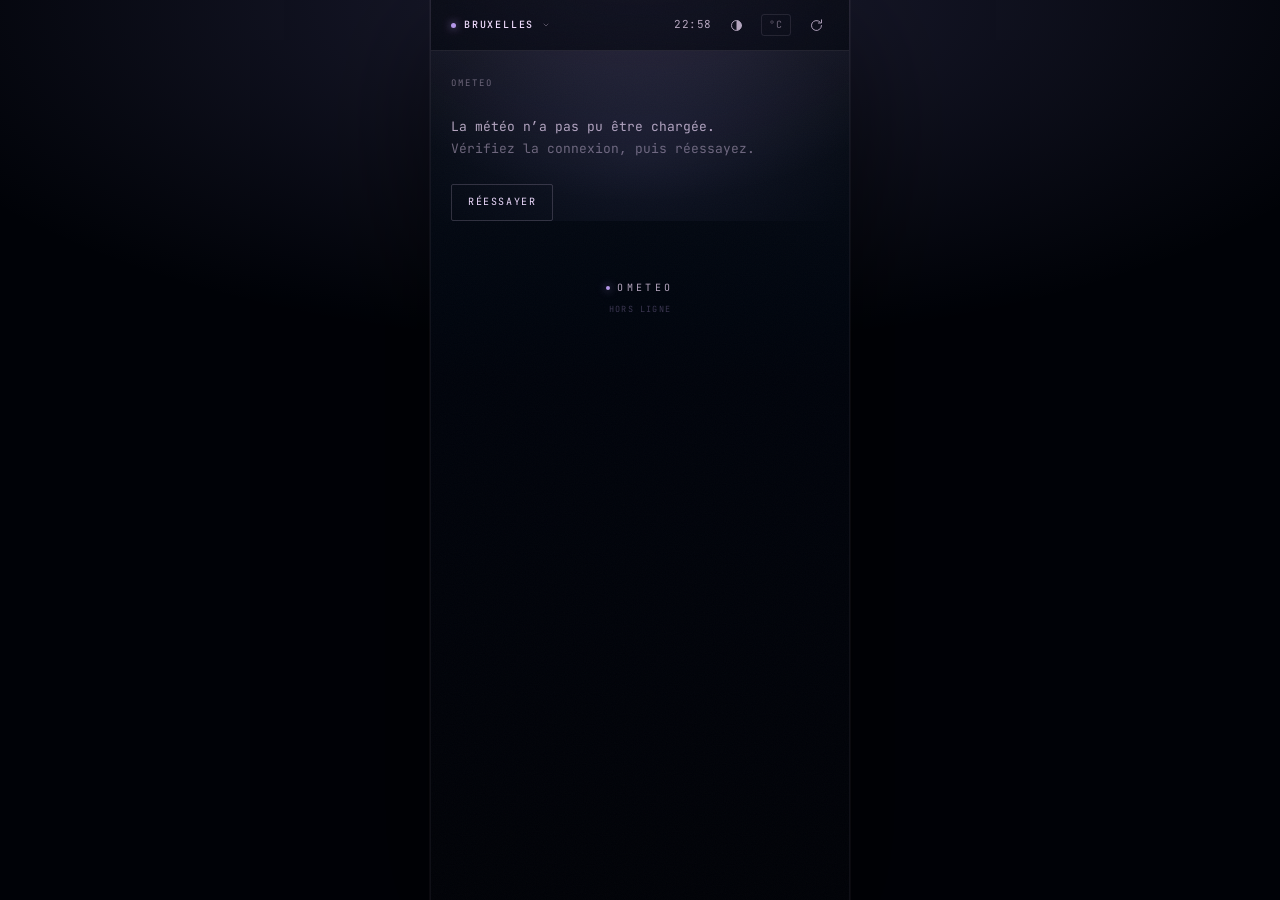
<file: index.html>
<!doctype html>
<html lang="fr">
<head>
<meta charset="utf-8">
<meta name="viewport" content="width=device-width, initial-scale=1, viewport-fit=cover">
<title>ometeo — la météo, en noir et violet</title>
<meta name="description" content="Météo mobile verticale façon Omarchy : maintenant, 24 h, 7 jours et détails. Données Open-Meteo, sans clé, installable.">
<meta name="application-name" content="ometeo">
<meta name="theme-color" content="#00040C">
<meta name="color-scheme" content="dark">
<meta name="mobile-web-app-capable" content="yes">
<meta name="apple-mobile-web-app-capable" content="yes">
<meta name="apple-mobile-web-app-status-bar-style" content="black-translucent">
<meta name="apple-mobile-web-app-title" content="ometeo">
<link rel="canonical" href="https://iesta.github.io/ometeo/">

<!-- Open Graph / Twitter -->
<meta property="og:type" content="website">
<meta property="og:site_name" content="ometeo">
<meta property="og:locale" content="fr_FR">
<meta property="og:url" content="https://iesta.github.io/ometeo/">
<meta property="og:title" content="ometeo — la météo, en noir et violet">
<meta property="og:description" content="Météo mobile verticale façon Omarchy : maintenant, 24 h, 7 jours et détails. Données Open-Meteo, sans clé, installable.">
<meta property="og:image" content="https://iesta.github.io/ometeo/og.png">
<meta property="og:image:type" content="image/png">
<meta property="og:image:width" content="1200">
<meta property="og:image:height" content="630">
<meta property="og:image:alt" content="ometeo, la météo en noir et violet">
<meta name="twitter:card" content="summary_large_image">
<meta name="twitter:title" content="ometeo — la météo, en noir et violet">
<meta name="twitter:description" content="Météo mobile verticale façon Omarchy : maintenant, 24 h, 7 jours et détails. Données Open-Meteo, sans clé, installable.">
<meta name="twitter:image" content="https://iesta.github.io/ometeo/og.png">

<link rel="manifest" href="manifest.webmanifest">
<link rel="icon" href="icon.svg" type="image/svg+xml">
<link rel="apple-touch-icon" href="icon-192.png">
<style>html{background:#00040C}</style>
<script>
  /* thème appliqué avant le premier rendu : ni flash blanc, ni splash hors palette */
  try{
    var t = JSON.parse(localStorage.getItem('ometeo.theme') || 'null');
    var bgs = {
      'aether':'#00040C', 'lumon':'#16242D', 'black-sand':'#14181E',
      'tokyorain':'#0C0B0D', 'forest':'#1A2125', 'dusk':'#0E1720',
      'dawn':'#FBFDFF', 'paper':'#F6F1E7', 'mint':'#F1F5F2'
    };
    if (t && /^[a-z0-9-]+$/.test(t)) {
      document.documentElement.dataset.theme = t;
      if (bgs[t]) {
        document.documentElement.style.backgroundColor = bgs[t];
        var m = document.querySelector('meta[name="theme-color"]');
        if (m) m.setAttribute('content', bgs[t]);
      }
    }
    var f = JSON.parse(localStorage.getItem('ometeo.fs') || 'null');
    if (f === 'm' || f === 'l' || f === 'xl') document.documentElement.dataset.fs = f;
  }catch(e){}
</script>
<link rel="preconnect" href="https://fonts.googleapis.com">
<link rel="preconnect" href="https://fonts.gstatic.com" crossorigin>
<link href="https://fonts.googleapis.com/css2?family=JetBrains+Mono:wght@200;300;400;500&family=Space+Grotesk:wght@300;400&display=swap" rel="stylesheet">
<link rel="stylesheet" href="styles.css">
</head>
<body>

<div class="splash" id="splash" aria-hidden="true">
  <div class="splash-in">
    <div class="splash-mark">ometeo<span>°</span></div>
    <div class="splash-rule"><i></i></div>
  </div>
</div>

<div class="app" id="app">

  <header class="bar">
    <button class="loc" id="locBtn" type="button" aria-label="Changer de lieu">
      <span class="dot" aria-hidden="true"></span>
      <span class="loc-name" id="placeName">—</span>
      <svg class="chev" viewBox="0 0 24 24" aria-hidden="true"><path d="M8 10l4 4 4-4"/></svg>
    </button>
    <div class="bar-r">
      <span class="clock" id="clock">--:--</span>
      <button class="icon-btn" id="themeBtn" type="button" aria-label="Affichage : thème et taille du texte">
        <svg viewBox="0 0 24 24" aria-hidden="true"><circle cx="12" cy="12" r="8"/><path d="M12 4a8 8 0 0 1 0 16Z" fill="currentColor" stroke="none"/></svg>
      </button>
      <button class="unit" id="unitBtn" type="button" aria-label="Changer d'unité">°C</button>
      <button class="icon-btn" id="refreshBtn" type="button" aria-label="Actualiser">
        <svg viewBox="0 0 24 24" aria-hidden="true"><path d="M20 12a8 8 0 1 1-2.34-5.66"/><path d="M20 3v5h-5"/></svg>
      </button>
    </div>
  </header>

  <div class="notice" id="notice" hidden>
    <span id="noticeText">Hors ligne</span>
    <button type="button" id="noticeBtn">Réessayer</button>
  </div>

  <main id="main">
    <section class="hero" id="hero" aria-live="polite"></section>
    <section class="block" id="hours"></section>
    <section class="block" id="days"></section>
    <section class="block" id="details"></section>
    <footer class="foot">
      <span class="foot-mark"><i aria-hidden="true"></i>OMETEO</span>
      <span id="footMeta">—</span>
    </footer>
  </main>

  <div class="install" id="install" role="region" aria-label="Installer l'application" hidden>
    <span class="install-ico" aria-hidden="true">
      <svg viewBox="0 0 24 24"><path d="M12 3v11"/><path d="M7.5 10.5L12 15l4.5-4.5"/><path d="M4 19h16"/></svg>
    </span>
    <span class="install-txt">
      <b>Installer ometeo</b>
      <span id="installHint">Plein écran, comme une app</span>
    </span>
    <button class="install-go" id="installGo" type="button">Installer</button>
    <button class="install-x" type="button" data-close-install aria-label="Fermer">
      <svg viewBox="0 0 24 24" aria-hidden="true"><path d="M6 6l12 12M18 6L6 18"/></svg>
    </button>
  </div>

</div>

<div class="sheet" id="sheet" aria-hidden="true">
  <div class="sheet-bg" data-close></div>
  <div class="sheet-panel" role="dialog" aria-modal="true" aria-labelledby="sheetTitle">
    <div class="sheet-grab" aria-hidden="true"></div>
    <div class="sheet-head">
      <h2 id="sheetTitle">Lieu</h2>
      <button class="icon-btn" type="button" data-close aria-label="Fermer">
        <svg viewBox="0 0 24 24" aria-hidden="true"><path d="M6 6l12 12M18 6L6 18"/></svg>
      </button>
    </div>
    <label class="field">
      <svg viewBox="0 0 24 24" aria-hidden="true"><circle cx="11" cy="11" r="6"/><path d="M16 16l4 4"/></svg>
      <input id="search" type="search" placeholder="Rechercher une ville" autocomplete="off" autocapitalize="off" spellcheck="false" enterkeyhint="search">
    </label>
    <button class="geo" id="geoBtn" type="button">
      <svg viewBox="0 0 24 24" aria-hidden="true"><circle cx="12" cy="12" r="3"/><circle cx="12" cy="12" r="8"/><path d="M12 2v2M12 20v2M2 12h2M20 12h2"/></svg>
      Ma position
    </button>
    <ul class="results" id="results" aria-live="polite"></ul>
    <p class="sheet-note">Données Open-Meteo</p>
  </div>
</div>

<div class="sheet flat" id="themeSheet" aria-hidden="true">
  <div class="sheet-bg" data-close-theme></div>
  <div class="sheet-panel" role="dialog" aria-modal="true" aria-labelledby="themeTitle">
    <div class="sheet-grab" aria-hidden="true"></div>
    <div class="sheet-head">
      <h2 id="themeTitle">Affichage</h2>
      <button class="icon-btn" type="button" data-close-theme aria-label="Fermer">
        <svg viewBox="0 0 24 24" aria-hidden="true"><path d="M6 6l12 12M18 6L6 18"/></svg>
      </button>
    </div>
    <ul class="themes" id="themeList"></ul>
    <div class="fs-row">
      <span class="fs-lbl">Taille</span>
      <div class="seg" id="fsSeg" role="group" aria-label="Taille du texte">
        <button type="button" data-fs-id="m" aria-label="Taille normale"><span class="a1">A</span></button>
        <button type="button" data-fs-id="l" aria-label="Grande taille"><span class="a2">A</span></button>
        <button type="button" data-fs-id="xl" aria-label="Très grande taille"><span class="a3">A</span></button>
      </div>
    </div>
    <p class="sheet-note">Palettes Omarchy · mémorisé sur cet appareil</p>
  </div>
</div>

<script src="app.js"></script>
</body>
</html>
</file>
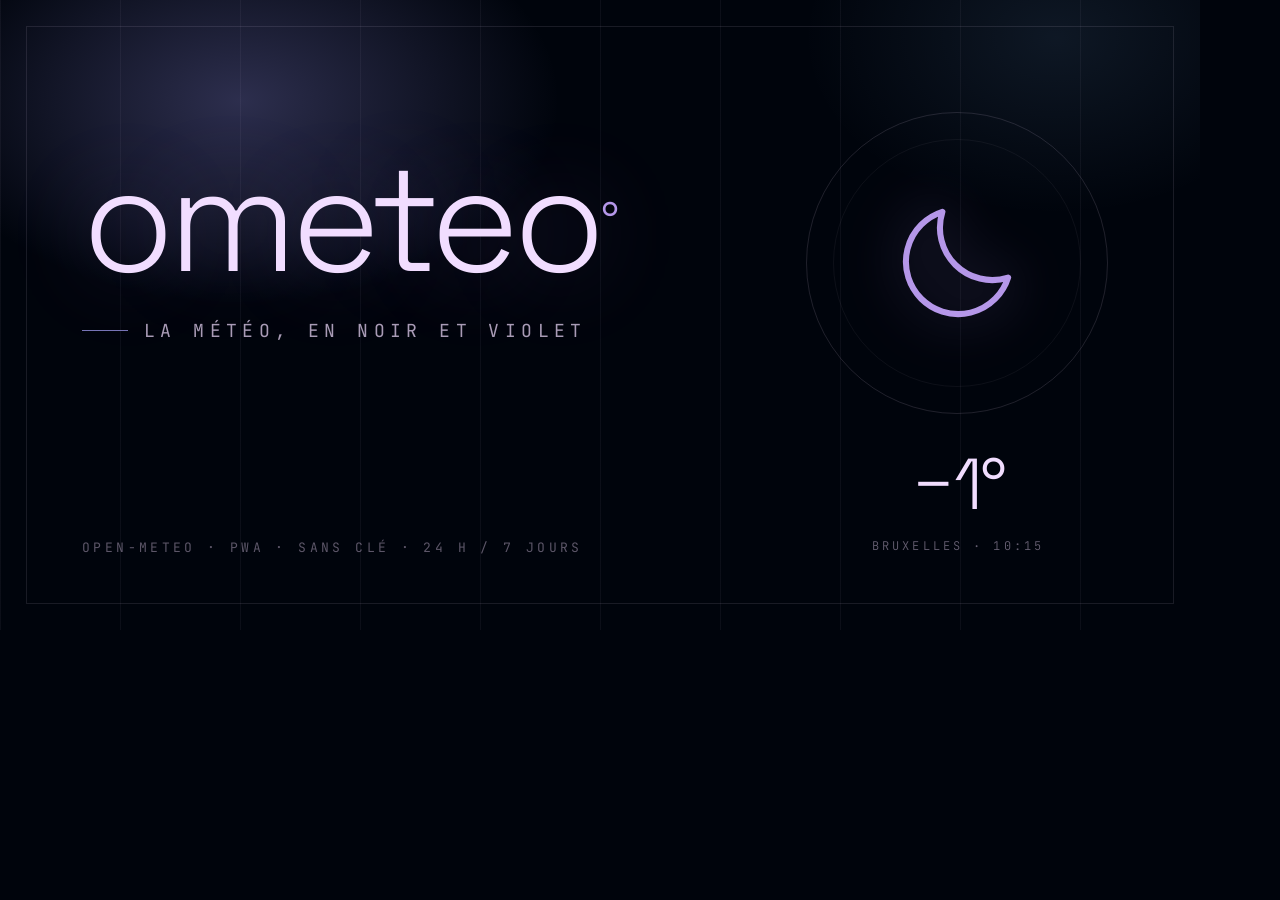
<file: tools/og.html>
<!doctype html>
<html lang="fr">
<head>
<meta charset="utf-8">
<title>ometeo — og</title>
<link rel="preconnect" href="https://fonts.gstatic.com" crossorigin>
<link href="https://fonts.googleapis.com/css2?family=JetBrains+Mono:wght@300;400&family=Space+Grotesk:wght@300;400&display=swap" rel="stylesheet">
<style>
  html,body{ margin:0; padding:0; width:1200px; height:630px; overflow:hidden; background:#00040C; }
  body{ position:relative; font-family:'JetBrains Mono',monospace; color:#F1DDFF; }

  .glow{ position:absolute; inset:0; background:
      radial-gradient(38% 46% at 20% 16%, rgba(139,135,216,.32), transparent 70%),
      radial-gradient(30% 40% at 88% 6%, rgba(139,196,255,.10), transparent 70%); }
  .lines{ position:absolute; inset:0; opacity:.9;
      background-image:repeating-linear-gradient(90deg, rgba(241,221,255,.055) 0 1px, transparent 1px 120px); }
  .frame{ position:absolute; inset:26px; border:1px solid rgba(241,221,255,.10); }

  .left{ position:absolute; left:82px; top:158px; }
  h1{ margin:0; font-family:'Space Grotesk',sans-serif; font-weight:300; font-size:150px;
      line-height:.82; letter-spacing:-.045em; color:#F1DDFF;
      text-shadow:0 0 90px rgba(181,151,233,.28); }
  .deg{ color:#B597E9; font-size:.32em; vertical-align:.72em; letter-spacing:0; margin-left:.03em; text-shadow:none; }

  .tag{ margin-top:38px; display:flex; align-items:center; gap:16px;
      font-size:18px; letter-spacing:.30em; text-transform:uppercase; color:rgba(241,221,255,.70); }
  .tag i{ display:block; width:46px; height:1px; background:#7774B6; }

  .meta{ position:absolute; left:82px; bottom:74px; font-size:13px; letter-spacing:.26em;
      text-transform:uppercase; color:rgba(241,221,255,.38); }

  .medallion{ position:absolute; right:92px; top:112px; width:300px; height:300px; border-radius:50%;
      border:1px solid rgba(241,221,255,.13); display:grid; place-items:center; }
  .medallion::after{ content:""; position:absolute; inset:26px; border-radius:50%;
      border:1px solid rgba(241,221,255,.05); }
  .moon{ width:146px; height:146px; color:#B597E9; filter:drop-shadow(0 0 28px rgba(181,151,233,.45)); }
  .moon svg{ width:100%; height:100%; fill:none; stroke:currentColor; stroke-width:1;
      stroke-linecap:round; stroke-linejoin:round; }

  .temp{ position:absolute; right:92px; top:438px; width:300px; text-align:center;
      font-family:'Space Grotesk',sans-serif; font-weight:300; font-size:72px; letter-spacing:-.03em; }
  .temp small{ display:block; margin-top:8px; font-family:'JetBrains Mono',monospace; font-size:12px;
      letter-spacing:.26em; text-transform:uppercase; color:rgba(241,221,255,.42); }
</style>
</head>
<body>
  <div class="glow"></div>
  <div class="lines"></div>
  <div class="frame"></div>

  <div class="left">
    <h1>ometeo<span class="deg">°</span></h1>
    <div class="tag"><i></i>La météo, en noir et violet</div>
  </div>

  <div class="meta">Open-Meteo · PWA · sans clé · 24 h / 7 jours</div>

  <div class="medallion">
    <div class="moon">
      <svg viewBox="0 0 24 24"><path d="M20.4 14.4A8.6 8.6 0 0 1 9.6 3.6a8.6 8.6 0 1 0 10.8 10.8z"/></svg>
    </div>
  </div>

  <div class="temp">−1°<small>Bruxelles · 10:15</small></div>
</body>
</html>
</file>
<file: styles.css>
/* ─────────────────────────────────────────────────────────────
   ometeo — mobile vertical
   thèmes : palettes Omarchy, choisies dans l'app (localStorage)
   ───────────────────────────────────────────────────────────── */

:root{
  /* aether (défaut, thème actif d'Omarchy) */
  --bg:        #00040C;
  --fg:        #F1DDFF;
  --fg-2:      #b5a6bf;
  --dim:       #6b6478;
  --faint:     #3a3550;
  --accent:    #8b87d8;
  --accent-2:  #b597e9;
  --cold:      #8bc4ff;
  --warm:      #ffcdff;

  /* dérivés */
  --page:      color-mix(in srgb, var(--bg) 62%, #000);
  --line:      color-mix(in srgb, var(--fg) 10%, transparent);
  --line-2:    color-mix(in srgb, var(--fg) 18%, transparent);
  --tint:      color-mix(in srgb, var(--accent) 18%, transparent);
  --glow:      color-mix(in srgb, var(--accent) 20%, transparent);
  --bar-bg:    color-mix(in srgb, var(--bg) 56%, transparent);
  --sheet-a:   color-mix(in srgb, var(--bg) 90%, var(--fg));
  --sheet-b:   color-mix(in srgb, var(--bg) 92%, #000);

  --fs: 1;
  --mono: "JetBrains Mono", "Agave Nerd Font Mono", ui-monospace, SFMono-Regular, Menlo, monospace;
  --grotesk: "Space Grotesk", var(--mono);
  --pad: 20px;

  --ease: cubic-bezier(.22,.61,.36,1);
}

/* ── thèmes ────────────────────────────────────────────────── */

/* ── taille du texte ───────────────────────────────────────── */

[data-fs="l"]{ --fs: 1.14; }
[data-fs="xl"]{ --fs: 1.30; }

/* en très grand, la ligne d'état passe sur deux lignes plutôt que de casser n'importe où */
[data-fs="xl"] .cond{
  flex-direction:column;
  align-items:flex-start;
  gap:2px;
}
[data-fs="xl"] .cond .sep{ display:none; }

[data-theme="lumon"]{
  --bg:#16242D; --fg:#D6E2EE; --fg-2:#A9C3D6; --dim:#6E8A9E; --faint:#3B5468;
  --accent:#6FB8E3; --accent-2:#B4E4F6; --cold:#8BC9EB; --warm:#F2FCFF;
}

[data-theme="black-sand"]{
  --bg:#14181E; --fg:#CED6E0; --fg-2:#A6B0BD; --dim:#6C7987; --faint:#3A424C;
  --accent:#8EA7C2; --accent-2:#ADC0D7; --cold:#8FB5BD; --warm:#D8CFB6;
}

[data-theme="tokyorain"]{
  --bg:#0C0B0D; --fg:#F2F1EC; --fg-2:#B5B3B8; --dim:#6B6870; --faint:#35333A;
  --accent:#65849F; --accent-2:#A4E5FF; --cold:#A4E5FF; --warm:#B9FFFF;
}

[data-theme="forest"]{
  --bg:#1A2125; --fg:#C9D1D9; --fg-2:#9AA7B2; --dim:#64737E; --faint:#33403F;
  --accent:#4ECDC4; --accent-2:#8FBC8F; --cold:#4ECDC4; --warm:#C8CD94;
}

/* clairs */

[data-theme="dawn"]{
  color-scheme:light;
  --bg:#FBFDFF; --fg:#17364A; --fg-2:#3E5A6B; --dim:#5F7382; --faint:#A8BECB;
  --accent:#287FC1; --accent-2:#1F6FA8; --cold:#4FA3DC; --warm:#D9784F;
  --page:color-mix(in srgb, var(--bg) 84%, #2a3a44);
}

[data-theme="paper"]{
  color-scheme:light;
  --bg:#F6F1E7; --fg:#2A2521; --fg-2:#4E463D; --dim:#6F655A; --faint:#B8AB98;
  --accent:#B0623A; --accent-2:#8E4A26; --cold:#4F7C8A; --warm:#C98A3C;
  --page:color-mix(in srgb, var(--bg) 84%, #2b241c);
}

[data-theme="mint"]{
  color-scheme:light;
  --bg:#F1F5F2; --fg:#1C2A26; --fg-2:#3F514A; --dim:#5F716A; --faint:#A9BEB8;
  --accent:#3D8A72; --accent-2:#2B6E58; --cold:#4E9C9C; --warm:#B08A3E;
  --page:color-mix(in srgb, var(--bg) 84%, #1d2a26);
}

[data-theme="dusk"]{
  --bg:#0E1720; --fg:#D5CEB1; --fg-2:#A8A692; --dim:#6E7368; --faint:#343D3E;
  --accent:#8FB1D7; --accent-2:#C8CD94; --cold:#8ECFCA; --warm:#D8AB9E;
}

*,*::before,*::after{ box-sizing:border-box; }

html,body{ height:100%; }

body{
  margin:0;
  background:
    radial-gradient(90% 55% at 50% 0%, var(--glow), transparent 70%),
    var(--page);
  color:var(--fg);
  font-family:var(--mono);
  font-size:calc(13px * var(--fs));
  font-weight:400;
  line-height:1.45;
  -webkit-font-smoothing:antialiased;
  -moz-osx-font-smoothing:grayscale;
  text-rendering:optimizeLegibility;
  -webkit-tap-highlight-color:transparent;
  overscroll-behavior:none;
}

button{ font:inherit; color:inherit; background:none; border:0; padding:0; cursor:pointer; }

::selection{ background:var(--accent); color:var(--bg); }

/* ── cadre ─────────────────────────────────────────────────── */

.app{
  position:relative;
  display:flex;
  flex-direction:column;
  width:100%;
  max-width:440px;
  height:100dvh;
  margin:0 auto;
  overflow:hidden;
  background:
    radial-gradient(130% 46% at 50% -6%, var(--tint), transparent 62%),
    linear-gradient(180deg, color-mix(in srgb, var(--bg) 94%, var(--fg)) 0%, var(--bg) 42%, var(--page) 100%);
  border-inline:1px solid color-mix(in srgb, var(--fg) 6%, transparent);
  transition:background .8s var(--ease);
}

/* grain */
.app::after{
  content:"";
  position:absolute;
  inset:0;
  z-index:6;
  pointer-events:none;
  opacity:.025;
  background-image:url("data:image/svg+xml,%3Csvg xmlns='http://www.w3.org/2000/svg' width='140' height='140'%3E%3Cfilter id='n'%3E%3CfeTurbulence type='fractalNoise' baseFrequency='.9' numOctaves='3'/%3E%3C/filter%3E%3Crect width='100%25' height='100%25' filter='url(%23n)'/%3E%3C/svg%3E");
}

@media (max-width:480px){
  .app{ border-inline:0; }
}

/* ── barre ─────────────────────────────────────────────────── */

.bar{
  position:relative;
  z-index:5;
  display:flex;
  align-items:center;
  justify-content:space-between;
  gap:10px;
  height:50px;
  padding:0 var(--pad);
  padding-top:env(safe-area-inset-top);
  box-sizing:content-box;
  background:var(--bar-bg);
  backdrop-filter:blur(14px) saturate(1.2);
  -webkit-backdrop-filter:blur(14px) saturate(1.2);
  border-bottom:1px solid var(--line);
}

.loc{
  display:flex;
  align-items:center;
  gap:8px;
  min-width:0;
  height:100%;
  color:var(--fg);
}
.loc .dot{
  width:5px; height:5px;
  border-radius:50%;
  background:var(--accent-2);
  box-shadow:0 0 8px color-mix(in srgb, var(--accent-2) 90%, transparent);
  flex:none;
  animation:breathe 3.2s var(--ease) infinite;
}
@keyframes breathe{ 50%{ opacity:.35; } }

.loc-name{
  font-size:calc(10px * var(--fs));
  font-weight:500;
  letter-spacing:.18em;
  text-transform:uppercase;
  white-space:nowrap;
  overflow:hidden;
  text-overflow:ellipsis;
}
.loc .chev{
  width:12px; height:12px;
  fill:none; stroke:var(--dim); stroke-width:1.5;
  stroke-linecap:round; stroke-linejoin:round;
  flex:none;
  margin-left:-2px;
}

.bar-r{
  display:flex;
  align-items:center;
  gap:12px;
  flex:none;
}
.clock{
  font-size:calc(11px * var(--fs));
  font-variant-numeric:tabular-nums;
  letter-spacing:.04em;
  color:var(--fg-2);
}
.unit{
  font-size:calc(10px * var(--fs));
  letter-spacing:.08em;
  color:var(--dim);
  padding:3px 7px;
  border:1px solid var(--line);
  border-radius:3px;
  transition:color .2s, border-color .2s;
}
.unit:hover{ color:var(--fg); border-color:var(--line-2); }

.icon-btn{
  display:grid;
  place-items:center;
  width:26px; height:26px;
  color:var(--fg-2);
  border-radius:3px;
  transition:color .2s, background .2s;
}
.icon-btn svg{
  width:15px; height:15px;
  fill:none; stroke:currentColor; stroke-width:1.5;
  stroke-linecap:round; stroke-linejoin:round;
}
.icon-btn:hover{ color:var(--fg); background:color-mix(in srgb, var(--fg) 5%, transparent); }
#refreshBtn.loading svg{ animation:spin 900ms linear infinite; }
@keyframes spin{ to{ transform:rotate(360deg); } }

/* ── avis ──────────────────────────────────────────────────── */

.notice[hidden]{ display:none; }
.notice{
  display:flex;
  align-items:center;
  justify-content:space-between;
  gap:10px;
  margin:10px var(--pad) 0;
  padding:9px 11px;
  border:1px solid color-mix(in srgb, var(--accent) 35%, transparent);
  background:color-mix(in srgb, var(--accent) 8%, transparent);
  color:var(--fg-2);
  font-size:calc(10px * var(--fs));
  letter-spacing:.1em;
  text-transform:uppercase;
}
.notice button{
  color:var(--accent-2);
  font-size:calc(10px * var(--fs));
  letter-spacing:.1em;
  text-transform:uppercase;
  text-decoration:underline;
  text-underline-offset:3px;
  flex:none;
}

/* ── scroll ────────────────────────────────────────────────── */

main{
  position:relative;
  z-index:2;
  flex:1;
  overflow-y:auto;
  overflow-x:hidden;
  scrollbar-width:none;
  -webkit-overflow-scrolling:touch;
}
main::-webkit-scrollbar{ display:none; }

/* ── héros ─────────────────────────────────────────────────── */

.hero{
  position:relative;
  padding:26px var(--pad) 0;
  overflow:hidden;
}
.hero::before{
  content:"";
  position:absolute;
  inset:-20% -30% auto -30%;
  height:340px;
  pointer-events:none;
  background:radial-gradient(50% 60% at 50% 40%, color-mix(in srgb, var(--accent) 10%, transparent), transparent 70%);
}

.hero-top{
  position:relative;
  display:flex;
  align-items:flex-start;
  justify-content:space-between;
  gap:8px;
}

.date{
  font-size:calc(9px * var(--fs));
  letter-spacing:.22em;
  text-transform:uppercase;
  color:var(--dim);
  margin-bottom:10px;
  white-space:nowrap;
}

.temp{
  display:flex;
  align-items:flex-start;
  font-family:var(--grotesk);
  font-weight:300;
  font-size:calc(clamp(96px, 29vw, 124px) * var(--fs));
  line-height:.78;
  letter-spacing:-.045em;
  font-variant-numeric:tabular-nums;
  font-feature-settings:"tnum" 1;
  color:var(--fg);
  text-shadow:0 0 70px color-mix(in srgb, var(--accent-2) 20%, transparent);
}
.temp .deg{
  font-family:var(--grotesk);
  font-size:.3em;
  line-height:1;
  margin:.15em 0 0 .08em;
  letter-spacing:0;
  color:var(--accent-2);
  text-shadow:none;
}
.temp .num{ display:inline-block; }
.temp .minus{
  display:inline-block;
  width:.30em;
  height:.05em;
  overflow:hidden;
  text-indent:-999px;
  white-space:nowrap;
  background:currentColor;
  vertical-align:.33em;
  margin-right:.06em;
  line-height:0;
}

.cond{
  margin-top:14px;
  font-size:calc(12px * var(--fs));
  color:var(--fg-2);
  letter-spacing:.02em;
  display:flex;
  flex-wrap:wrap;
  align-items:baseline;
  gap:6px;
}
.cond b{ font-weight:400; color:var(--fg); }
.cond .sep{ color:var(--faint); }
.cond .feels{ white-space:nowrap; }

.hero-icon{
  position:relative;
  flex:none;
  width:86px; height:86px;
  display:grid;
  place-items:center;
  margin-top:2px;
  color:var(--accent-2);
}
.hero-icon::before{
  content:"";
  position:absolute;
  inset:-26px;
  border-radius:50%;
  background:radial-gradient(circle, var(--glow), transparent 68%);
  pointer-events:none;
}
.hero-icon svg{
  position:relative;
  width:74px; height:74px;
  fill:none;
  stroke:currentColor;
  stroke-width:1;
  stroke-linecap:round;
  stroke-linejoin:round;
  filter:drop-shadow(0 0 14px color-mix(in srgb, var(--accent-2) 25%, transparent));
}

.hero-foot{
  display:grid;
  grid-template-columns:repeat(4,1fr);
  margin-top:24px;
  border-top:1px solid var(--line);
  border-bottom:1px solid var(--line);
}
.hf{
  padding:10px 0 11px;
  display:flex;
  flex-direction:column;
  gap:3px;
}
.hf + .hf{ padding-left:12px; border-left:1px solid var(--line); }
.hf span{
  font-size:calc(8.5px * var(--fs));
  letter-spacing:.16em;
  color:var(--dim);
}
.hf b{
  font-size:calc(12.5px * var(--fs));
  font-weight:400;
  font-variant-numeric:tabular-nums;
  color:var(--fg);
  white-space:nowrap;
}
.hf b small{
  font-size:calc(8px * var(--fs));
  font-weight:400;
  letter-spacing:.04em;
  color:var(--dim);
  margin-left:3px;
}

/* ── sections ──────────────────────────────────────────────── */

.block{ margin-top:26px; }

.sec-head{
  display:flex;
  align-items:center;
  gap:12px;
  padding:0 var(--pad);
  margin-bottom:2px;
}
.sec-head h3{
  margin:0;
  font-size:calc(9px * var(--fs));
  font-weight:500;
  letter-spacing:.22em;
  text-transform:uppercase;
  color:var(--fg-2);
  white-space:nowrap;
}
.sec-head .rule{
  flex:1;
  height:1px;
  background:var(--line);
}
.sec-head .tag{
  font-size:calc(8.5px * var(--fs));
  letter-spacing:.16em;
  color:var(--faint);
  white-space:nowrap;
}

/* ── 24 h ──────────────────────────────────────────────────── */

.hours{
  display:flex;
  overflow-x:auto;
  overflow-y:hidden;
  scroll-snap-type:x proximity;
  scrollbar-width:none;
  padding-inline:var(--pad);
  scroll-padding-left:var(--pad);
  margin-top:8px;
  border-top:1px solid var(--line);
  border-bottom:1px solid var(--line);
  mask-image:linear-gradient(90deg, transparent, #000 14px, #000 calc(100% - 14px), transparent);
  -webkit-mask-image:linear-gradient(90deg, transparent, #000 14px, #000 calc(100% - 14px), transparent);
}
.hours::-webkit-scrollbar{ display:none; }

.hour{
  flex:0 0 64px;
  scroll-snap-align:start;
  display:flex;
  flex-direction:column;
  align-items:center;
  gap:7px;
  padding:12px 0 10px;
  border-left:1px solid var(--line);
}
.hour:first-child{ border-left:0; }
.hour .h{
  font-size:calc(9.5px * var(--fs));
  letter-spacing:.06em;
  color:var(--dim);
  font-variant-numeric:tabular-nums;
}
.hour.now .h{ color:var(--accent-2); }
.hour .ico{
  width:22px; height:22px;
  color:var(--fg-2);
  display:grid; place-items:center;
}
.hour .ico svg{ width:20px; height:20px; fill:none; stroke:currentColor; stroke-width:1.1; stroke-linecap:round; stroke-linejoin:round; }
.hour .t{
  font-size:calc(12.5px * var(--fs));
  font-variant-numeric:tabular-nums;
  color:var(--fg);
}
.hour .gauge{
  position:relative;
  width:3px;
  height:30px;
  margin-top:2px;
  background:color-mix(in srgb, var(--fg) 4.5%, transparent);
  overflow:hidden;
}
.hour .gauge i{
  position:absolute;
  left:0; right:0; bottom:0;
  background:linear-gradient(180deg, var(--cold), color-mix(in srgb, var(--cold) 25%, transparent));
  height:0;
  transition:height .6s var(--ease);
}
.hour .p{
  font-size:calc(8.5px * var(--fs));
  color:var(--faint);
  font-variant-numeric:tabular-nums;
  height:10px;
}

/* ── 7 jours ───────────────────────────────────────────────── */

.days{ margin-top:6px; padding:0 var(--pad); }

.day{
  display:grid;
  grid-template-columns:calc(40px * var(--fs)) calc(20px * var(--fs)) calc(30px * var(--fs)) calc(26px * var(--fs)) minmax(0,1fr) calc(26px * var(--fs));
  align-items:center;
  gap:9px;
  padding:9px 0;
  border-bottom:1px solid var(--line);
}
.day:last-child{ border-bottom:0; }
.day .d{
  font-size:calc(9.5px * var(--fs));
  letter-spacing:.13em;
  text-transform:uppercase;
  color:var(--fg-2);
}
.day.today .d{ color:var(--accent-2); }
.day .ico{ color:var(--fg-2); display:grid; place-items:center; }
.day .ico svg{ width:21px; height:21px; fill:none; stroke:currentColor; stroke-width:1.15; stroke-linecap:round; stroke-linejoin:round; }
.day .pop{
  font-size:calc(9px * var(--fs));
  color:var(--dim);
  font-variant-numeric:tabular-nums;
  text-align:left;
}
.day .pop.has{ color:var(--cold); }
.day .lo,.day .hi{
  font-size:calc(11.5px * var(--fs));
  font-variant-numeric:tabular-nums;
  text-align:right;
}
.day .lo{ color:var(--dim); }
.day .hi{ color:var(--fg); }

.range{
  position:relative;
  height:1px;
  background:color-mix(in srgb, var(--fg) 12%, transparent);
}
.range i{
  position:absolute;
  top:-1px;
  height:3px;
  background:linear-gradient(90deg, var(--cold), var(--accent), var(--warm));
  opacity:.75;
}
.range u{
  position:absolute;
  top:-3px;
  width:5px; height:5px;
  margin-left:-2px;
  border-radius:50%;
  background:var(--fg);
  box-shadow:0 0 7px color-mix(in srgb, var(--fg) 85%, transparent);
}

/* ── détails ───────────────────────────────────────────────── */

.kv{
  margin:8px 0 0;
  padding:0 var(--pad);
}
.kv > div{
  display:flex;
  align-items:baseline;
  justify-content:space-between;
  gap:16px;
  padding:10px 0;
  border-bottom:1px solid var(--line);
}
.kv > div:last-child{ border-bottom:0; }
.kv dt{
  font-size:calc(9px * var(--fs));
  letter-spacing:.17em;
  text-transform:uppercase;
  color:var(--dim);
  white-space:nowrap;
}
.kv dd{
  margin:0;
  font-size:calc(12px * var(--fs));
  font-variant-numeric:tabular-nums;
  color:var(--fg);
  text-align:right;
}
.kv dd em{
  font-style:normal;
  color:var(--dim);
  font-size:calc(10px * var(--fs));
  margin-left:6px;
}
.kv dd .arrow{
  display:inline-block;
  margin-right:6px;
  color:var(--accent-2);
  transition:transform .4s var(--ease);
}

/* ── ouverture (splash) ───────────────────────────────────── */

.splash{
  position:fixed;
  inset:0;
  z-index:100;
  display:grid;
  place-items:center;
  background:var(--bg);
  transition:opacity .45s var(--ease);
}
.splash.off{ opacity:0; pointer-events:none; }
.splash-in{
  display:flex;
  flex-direction:column;
  align-items:center;
  gap:18px;
}
.splash-mark{
  font-family:var(--grotesk);
  font-weight:300;
  font-size:38px;
  letter-spacing:-.04em;
  color:var(--fg);
}
.splash-mark span{
  font-size:.34em;
  vertical-align:.72em;
  margin-left:.04em;
  color:var(--accent-2);
}
.splash-rule{
  position:relative;
  width:76px;
  height:1px;
  overflow:hidden;
  background:var(--line-2);
}
.splash-rule i{
  position:absolute;
  top:0; bottom:0; left:0;
  width:38%;
  background:var(--accent-2);
  animation:sweep 1.15s var(--ease) infinite;
}
@keyframes sweep{
  from{ transform:translateX(-110%); }
  to{ transform:translateX(300%); }
}

/* ── barre d'installation ─────────────────────────────────── */

.install[hidden]{ display:none; }
.install{
  flex:none;
  display:flex;
  align-items:center;
  gap:11px;
  padding:11px 14px calc(11px + env(safe-area-inset-bottom));
  border-top:1px solid var(--line-2);
  background:color-mix(in srgb, var(--bg) 90%, var(--fg));
  animation:installIn .32s var(--ease);
}
@keyframes installIn{ from{ transform:translateY(100%); } }

.install-ico{
  flex:none;
  width:26px; height:26px;
  display:grid;
  place-items:center;
  color:var(--accent-2);
}
.install-ico svg{
  width:17px; height:17px;
  fill:none; stroke:currentColor; stroke-width:1.4;
  stroke-linecap:round; stroke-linejoin:round;
}
.install-txt{
  flex:1;
  min-width:0;
  display:flex;
  flex-direction:column;
  gap:2px;
}
.install-txt b{
  font-size:calc(9.5px * var(--fs));
  font-weight:500;
  letter-spacing:.16em;
  text-transform:uppercase;
  color:var(--fg);
}
.install-txt span{
  font-size:calc(9.5px * var(--fs));
  color:var(--dim);
  letter-spacing:.02em;
  white-space:nowrap;
  overflow:hidden;
  text-overflow:ellipsis;
}
.install-go{
  flex:none;
  padding:7px 11px;
  border:1px solid color-mix(in srgb, var(--accent-2) 40%, transparent);
  border-radius:2px;
  font-size:calc(9px * var(--fs));
  letter-spacing:.16em;
  text-transform:uppercase;
  color:var(--accent-2);
  transition:background .2s;
}
.install-go[hidden]{ display:none; }
.install-go:hover{ background:color-mix(in srgb, var(--accent-2) 10%, transparent); }
.install-x{
  flex:none;
  width:24px; height:24px;
  display:grid;
  place-items:center;
  color:var(--dim);
}
.install-x svg{ width:13px; height:13px; fill:none; stroke:currentColor; stroke-width:1.5; stroke-linecap:round; }
.install-x:hover{ color:var(--fg); }

/* ── pied ──────────────────────────────────────────────────── */

.foot{
  display:flex;
  flex-direction:column;
  align-items:center;
  gap:8px;
  padding:34px var(--pad) calc(28px + env(safe-area-inset-bottom));
  text-align:center;
}
.foot-mark{
  display:flex;
  align-items:center;
  gap:7px;
  font-size:calc(10px * var(--fs));
  letter-spacing:.34em;
  color:var(--fg-2);
}
.foot-mark i{
  width:4px; height:4px;
  border-radius:50%;
  background:var(--accent-2);
  box-shadow:0 0 8px color-mix(in srgb, var(--accent-2) 80%, transparent);
}
.foot > span:last-child{
  font-size:calc(8.5px * var(--fs));
  letter-spacing:.14em;
  color:var(--faint);
  text-transform:uppercase;
}

.retry{
  margin-top:18px;
  padding:10px 16px;
  border:1px solid var(--line-2);
  border-radius:2px;
  font-size:calc(10px * var(--fs));
  letter-spacing:.16em;
  text-transform:uppercase;
  color:var(--fg);
  transition:border-color .2s, color .2s;
}
.retry:hover{ border-color:var(--accent); color:var(--accent-2); }

/* ── squelette ─────────────────────────────────────────────── */

.sk{
  display:block;
  background:linear-gradient(90deg, color-mix(in srgb, var(--fg) 4.5%, transparent) 25%, color-mix(in srgb, var(--fg) 10%, transparent) 37%, color-mix(in srgb, var(--fg) 4.5%, transparent) 63%);
  background-size:300% 100%;
  animation:shimmer 1.6s linear infinite;
}
@keyframes shimmer{ from{ background-position:150% 0; } to{ background-position:-50% 0; } }

.sk-hero{ padding:26px var(--pad) 0; }
.sk-line{ height:1px; margin:14px 0; }

/* ── feuille lieu ──────────────────────────────────────────── */

.sheet{
  position:fixed;
  inset:0;
  z-index:50;
  display:flex;
  align-items:flex-end;
  justify-content:center;
  visibility:hidden;
}
.sheet.open{ visibility:visible; }
.sheet-bg{
  position:absolute;
  inset:0;
  background:color-mix(in srgb, var(--page) 62%, transparent);
  backdrop-filter:blur(10px);
  -webkit-backdrop-filter:blur(10px);
  opacity:0;
  transition:opacity .28s var(--ease);
}
.sheet.open .sheet-bg{ opacity:1; }

/* feuille des thèmes : on garde l'app visible pour comparer */
.sheet.flat .sheet-bg{
  background:color-mix(in srgb, var(--page) 16%, transparent);
  backdrop-filter:none;
  -webkit-backdrop-filter:none;
}

.sheet-panel{
  position:relative;
  width:100%;
  max-width:440px;
  max-height:86dvh;
  display:flex;
  flex-direction:column;
  padding:8px var(--pad) calc(16px + env(safe-area-inset-bottom));
  background:linear-gradient(180deg, var(--sheet-a), var(--sheet-b));
  border-top:1px solid var(--line-2);
  box-shadow:0 -30px 80px rgba(0,0,0,.7);
  transform:translateY(16px);
  opacity:0;
  transition:transform .32s var(--ease), opacity .32s var(--ease);
}
.sheet.open .sheet-panel{ transform:none; opacity:1; }

.sheet-grab{
  flex:none;
  width:36px; height:2px;
  margin:2px auto 14px;
  background:var(--faint);
}
.sheet-head{
  flex:none;
  display:flex;
  align-items:center;
  justify-content:space-between;
}
.sheet-head h2{
  margin:0;
  font-size:calc(9px * var(--fs));
  font-weight:500;
  letter-spacing:.24em;
  text-transform:uppercase;
  color:var(--dim);
}

.field{
  flex:none;
  display:flex;
  align-items:center;
  gap:10px;
  margin-top:14px;
  padding-bottom:10px;
  border-bottom:1px solid var(--line-2);
}
.field svg{
  width:15px; height:15px;
  flex:none;
  fill:none; stroke:var(--dim); stroke-width:1.4;
  stroke-linecap:round; stroke-linejoin:round;
}
.field input{
  flex:1;
  min-width:0;
  background:none;
  border:0;
  outline:none;
  color:var(--fg);
  font:inherit;
  font-size:calc(15px * var(--fs));
  letter-spacing:.01em;
  padding:2px 0;
  caret-color:var(--accent-2);
}
.field input::placeholder{ color:var(--faint); }
.field input::-webkit-search-cancel-button{ display:none; }

.geo{
  flex:none;
  display:flex;
  align-items:center;
  gap:10px;
  width:100%;
  padding:12px 0;
  margin-top:2px;
  font-size:calc(10px * var(--fs));
  letter-spacing:.16em;
  text-transform:uppercase;
  color:var(--accent-2);
  border-bottom:1px solid var(--line);
}
.geo svg{
  width:14px; height:14px;
  fill:none; stroke:currentColor; stroke-width:1.4;
  stroke-linecap:round; stroke-linejoin:round;
}

.results{
  list-style:none;
  margin:4px 0 0;
  padding:0;
  flex:1;
  min-height:0;
  overflow-y:auto;
  scrollbar-width:thin;
}
.results li{ border-bottom:1px solid var(--line); }
.results li:last-child{ border-bottom:0; }
.results button{
  display:flex;
  align-items:baseline;
  justify-content:space-between;
  gap:12px;
  width:100%;
  padding:13px 2px;
  text-align:left;
}
.results .rn{ font-size:calc(13.5px * var(--fs)); color:var(--fg); }
.results .rm{
  font-size:calc(9px * var(--fs));
  letter-spacing:.12em;
  text-transform:uppercase;
  color:var(--faint);
  text-align:right;
  white-space:nowrap;
  overflow:hidden;
  text-overflow:ellipsis;
}
.results button:hover .rn{ color:var(--accent-2); }
.results .empty{
  padding:18px 2px;
  font-size:calc(10px * var(--fs));
  letter-spacing:.1em;
  color:var(--faint);
  text-transform:uppercase;
}

.results .sep{
  display:flex;
  align-items:center;
  justify-content:space-between;
  gap:12px;
  padding:12px 2px 8px;
  border-bottom:0;
  font-size:calc(8.5px * var(--fs));
  letter-spacing:.2em;
  text-transform:uppercase;
  color:var(--faint);
}
.results .sep button{
  width:auto;
  padding:0;
  font-size:calc(8.5px * var(--fs));
  letter-spacing:.16em;
  text-transform:uppercase;
  color:var(--dim);
  text-decoration:underline;
  text-underline-offset:3px;
}
.results .sep button:hover{ color:var(--accent-2); }
.results button[aria-current="true"] .rn{ color:var(--accent-2); }

/* ── thèmes ────────────────────────────────────────────────── */

.themes{
  list-style:none;
  margin:8px 0 0;
  padding:0;
  flex:1;
  min-height:0;
  overflow-y:auto;
  scrollbar-width:thin;
}
.themes li{ border-bottom:1px solid var(--line); }
.themes li:last-child{ border-bottom:0; }
.themes button{
  display:flex;
  align-items:center;
  gap:14px;
  width:100%;
  padding:11px 2px;
  text-align:left;
}
.swatch{
  display:flex;
  gap:2px;
  flex:none;
}
.swatch i{
  display:block;
  width:8px; height:24px;
  border-radius:1px;
}
.themes .tn{
  flex:1;
  font-size:calc(13px * var(--fs));
  color:var(--fg);
  transition:color .2s;
}
.themes .td{
  font-size:calc(8.5px * var(--fs));
  letter-spacing:.14em;
  text-transform:uppercase;
  color:var(--faint);
  white-space:nowrap;
}
.themes .tick{
  width:15px; height:15px;
  flex:none;
  fill:none; stroke:var(--accent-2); stroke-width:1.6;
  stroke-linecap:round; stroke-linejoin:round;
  opacity:0;
  transition:opacity .2s;
}
.themes button[aria-current="true"] .tick{ opacity:1; }
.themes button[aria-current="true"] .tn{ color:var(--accent-2); }
.themes button:hover .tn{ color:var(--accent-2); }

/* ── taille du texte ──────────────────────────────────────── */

.fs-row{
  flex:none;
  display:flex;
  align-items:center;
  justify-content:space-between;
  gap:12px;
  margin-top:14px;
  padding-top:13px;
  border-top:1px solid var(--line);
}
.fs-lbl{
  font-size:calc(8.5px * var(--fs));
  letter-spacing:.2em;
  text-transform:uppercase;
  color:var(--faint);
}
.seg{ display:flex; gap:6px; }
.seg button{
  width:44px;
  height:30px;
  display:grid;
  place-items:center;
  border:1px solid var(--line);
  border-radius:2px;
  color:var(--dim);
  font-family:var(--grotesk);
  transition:color .2s, border-color .2s, background .2s;
}
.seg button[aria-pressed="true"]{
  color:var(--accent-2);
  border-color:color-mix(in srgb, var(--accent-2) 45%, transparent);
  background:color-mix(in srgb, var(--accent-2) 9%, transparent);
}
.seg button:hover[aria-pressed="false"]{ color:var(--fg-2); }
.seg .a1{ font-size:11px; }
.seg .a2{ font-size:15px; }
.seg .a3{ font-size:19px; }

.sheet-note{
  flex:none;
  margin:14px 0 0;
  font-size:calc(8.5px * var(--fs));
  letter-spacing:.18em;
  text-transform:uppercase;
  color:var(--faint);
  text-align:center;
}

/* ── mouvement ─────────────────────────────────────────────── */

@media (prefers-reduced-motion:reduce){
  *,*::before,*::after{ animation-duration:.001ms !important; transition-duration:.001ms !important; }
}

/* ── desktop : juste le cadre ──────────────────────────────── */

@media (min-width:481px){
  body{ padding:0; }
  .app{
    max-width:420px;
    height:min(900px, 100dvh);
    margin-top:0;
    box-shadow:0 0 0 1px color-mix(in srgb, var(--fg) 4%, transparent), 0 40px 120px rgba(0,0,0,.6);
  }
  html{ background:var(--page); }
}
</file>
